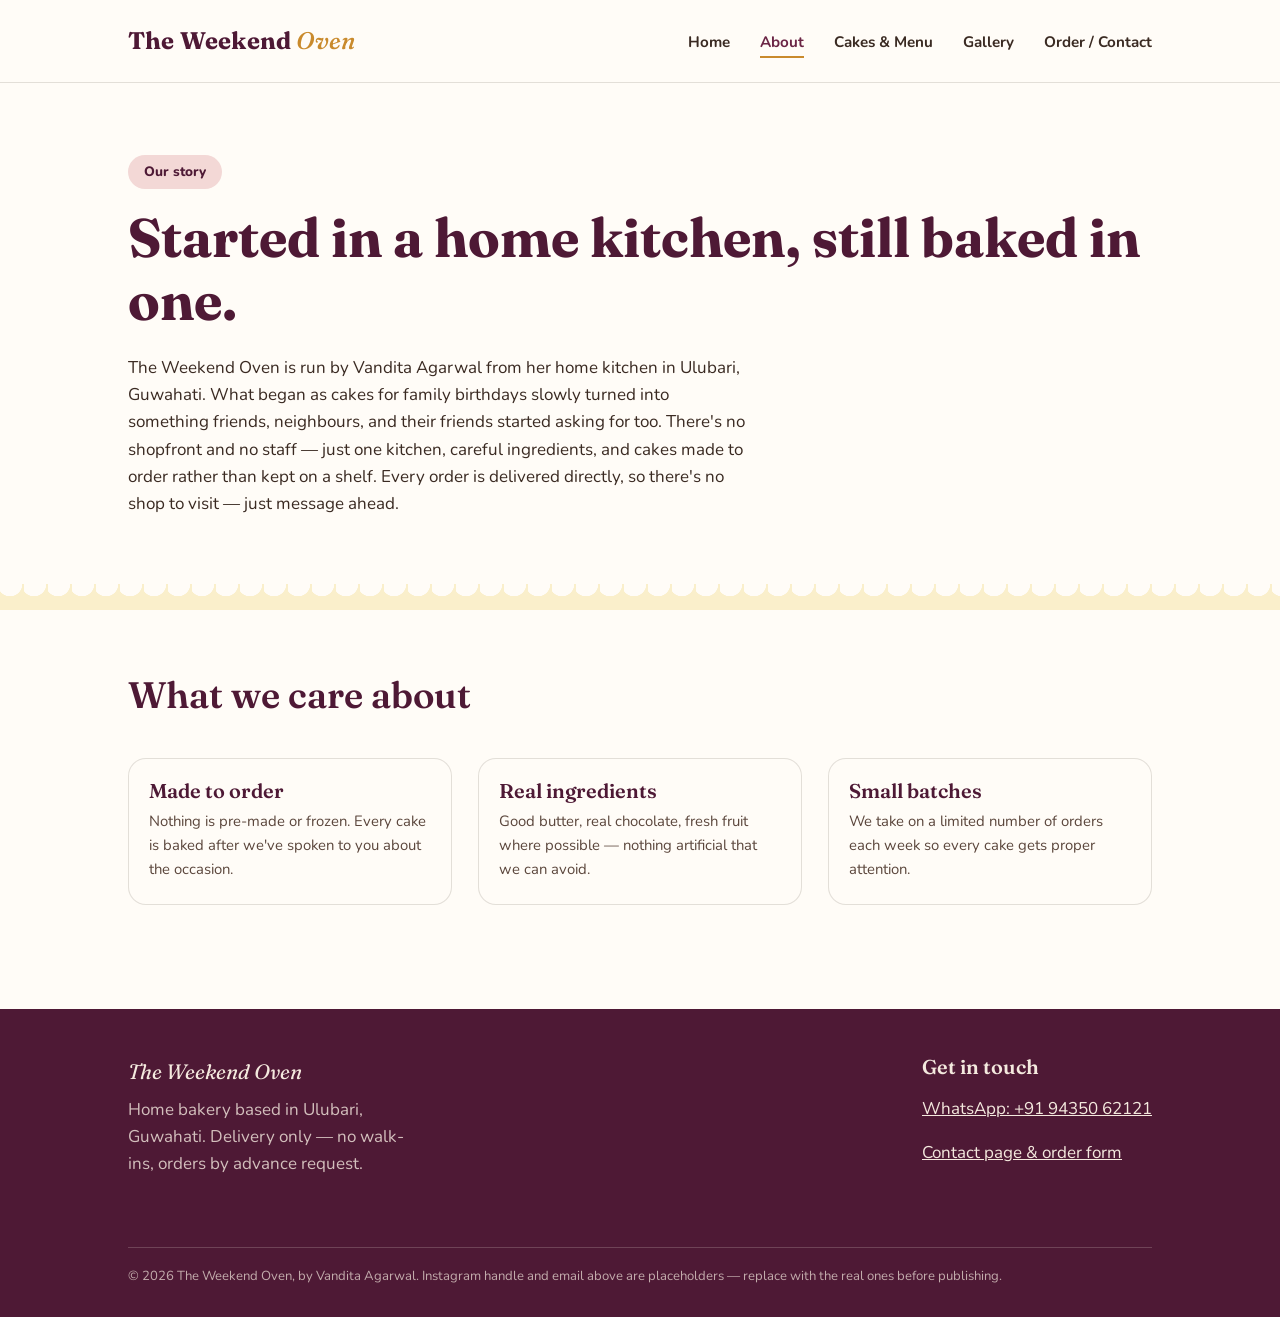
<file: about.html>
<!DOCTYPE html>
<html lang="en">
<head>
<meta charset="UTF-8">
<meta name="viewport" content="width=device-width, initial-scale=1.0">
<title>About — The Weekend Oven</title>
<link rel="stylesheet" href="style.css">
</head>
<body>

<header class="site-header">
  <div class="wrap">
    <a href="index.html" class="brand">The Weekend <span>Oven</span></a>
    <button class="nav-toggle" aria-label="Toggle menu" aria-expanded="false">&#9776;</button>
    <nav class="main-nav">
      <ul>
        <li><a href="index.html">Home</a></li>
        <li><a href="about.html" class="active">About</a></li>
        <li><a href="menu.html">Cakes &amp; Menu</a></li>
        <li><a href="gallery.html">Gallery</a></li>
        <li><a href="contact.html">Order / Contact</a></li>
      </ul>
    </nav>
  </div>
</header>

<section class="hero" style="padding-bottom:50px;">
  <div class="wrap" style="grid-template-columns:1fr;">
    <div>
      <span class="hero-tag">Our story</span>
      <h1>Started in a home kitchen, still baked in one.</h1>
      <p>The Weekend Oven is run by Vandita Agarwal from her home kitchen in Ulubari, Guwahati. What began as cakes for family birthdays slowly turned into something friends, neighbours, and their friends started asking for too. There's no shopfront and no staff — just one kitchen, careful ingredients, and cakes made to order rather than kept on a shelf. Every order is delivered directly, so there's no shop to visit — just message ahead.</p>
    </div>
  </div>
</section>

<div class="scallop-divider"></div>

<section class="block">
  <div class="wrap">
    <div class="section-head">
      <h2>What we care about</h2>
    </div>
    <div class="card-grid">
      <div class="food-card">
        <div class="info" style="padding-top:20px;">
          <h3>Made to order</h3>
          <p>Nothing is pre-made or frozen. Every cake is baked after we've spoken to you about the occasion.</p>
        </div>
      </div>
      <div class="food-card">
        <div class="info" style="padding-top:20px;">
          <h3>Real ingredients</h3>
          <p>Good butter, real chocolate, fresh fruit where possible — nothing artificial that we can avoid.</p>
        </div>
      </div>
      <div class="food-card">
        <div class="info" style="padding-top:20px;">
          <h3>Small batches</h3>
          <p>We take on a limited number of orders each week so every cake gets proper attention.</p>
        </div>
      </div>
    </div>
  </div>
</section>

<footer class="site-footer">
  <div class="wrap">
    <div>
      <div class="foot-brand">The Weekend Oven</div>
      <p style="max-width:280px; margin-top:8px; color:rgba(244,233,222,0.8);">Home bakery based in Ulubari, Guwahati. Delivery only — no walk-ins, orders by advance request.</p>
    </div>
    <div>
      <h3 style="color:#f4e9de;">Get in touch</h3>
      <p><a href="https://wa.me/919435062121">WhatsApp: +91 94350 62121</a></p>
      <p><a href="contact.html">Contact page &amp; order form</a></p>
    </div>
    <div class="fine">&copy; 2026 The Weekend Oven, by Vandita Agarwal. Instagram handle and email above are placeholders — replace with the real ones before publishing.</div>
  </div>
</footer>

<script src="script.js"></script>
</body>
</html>
</file>
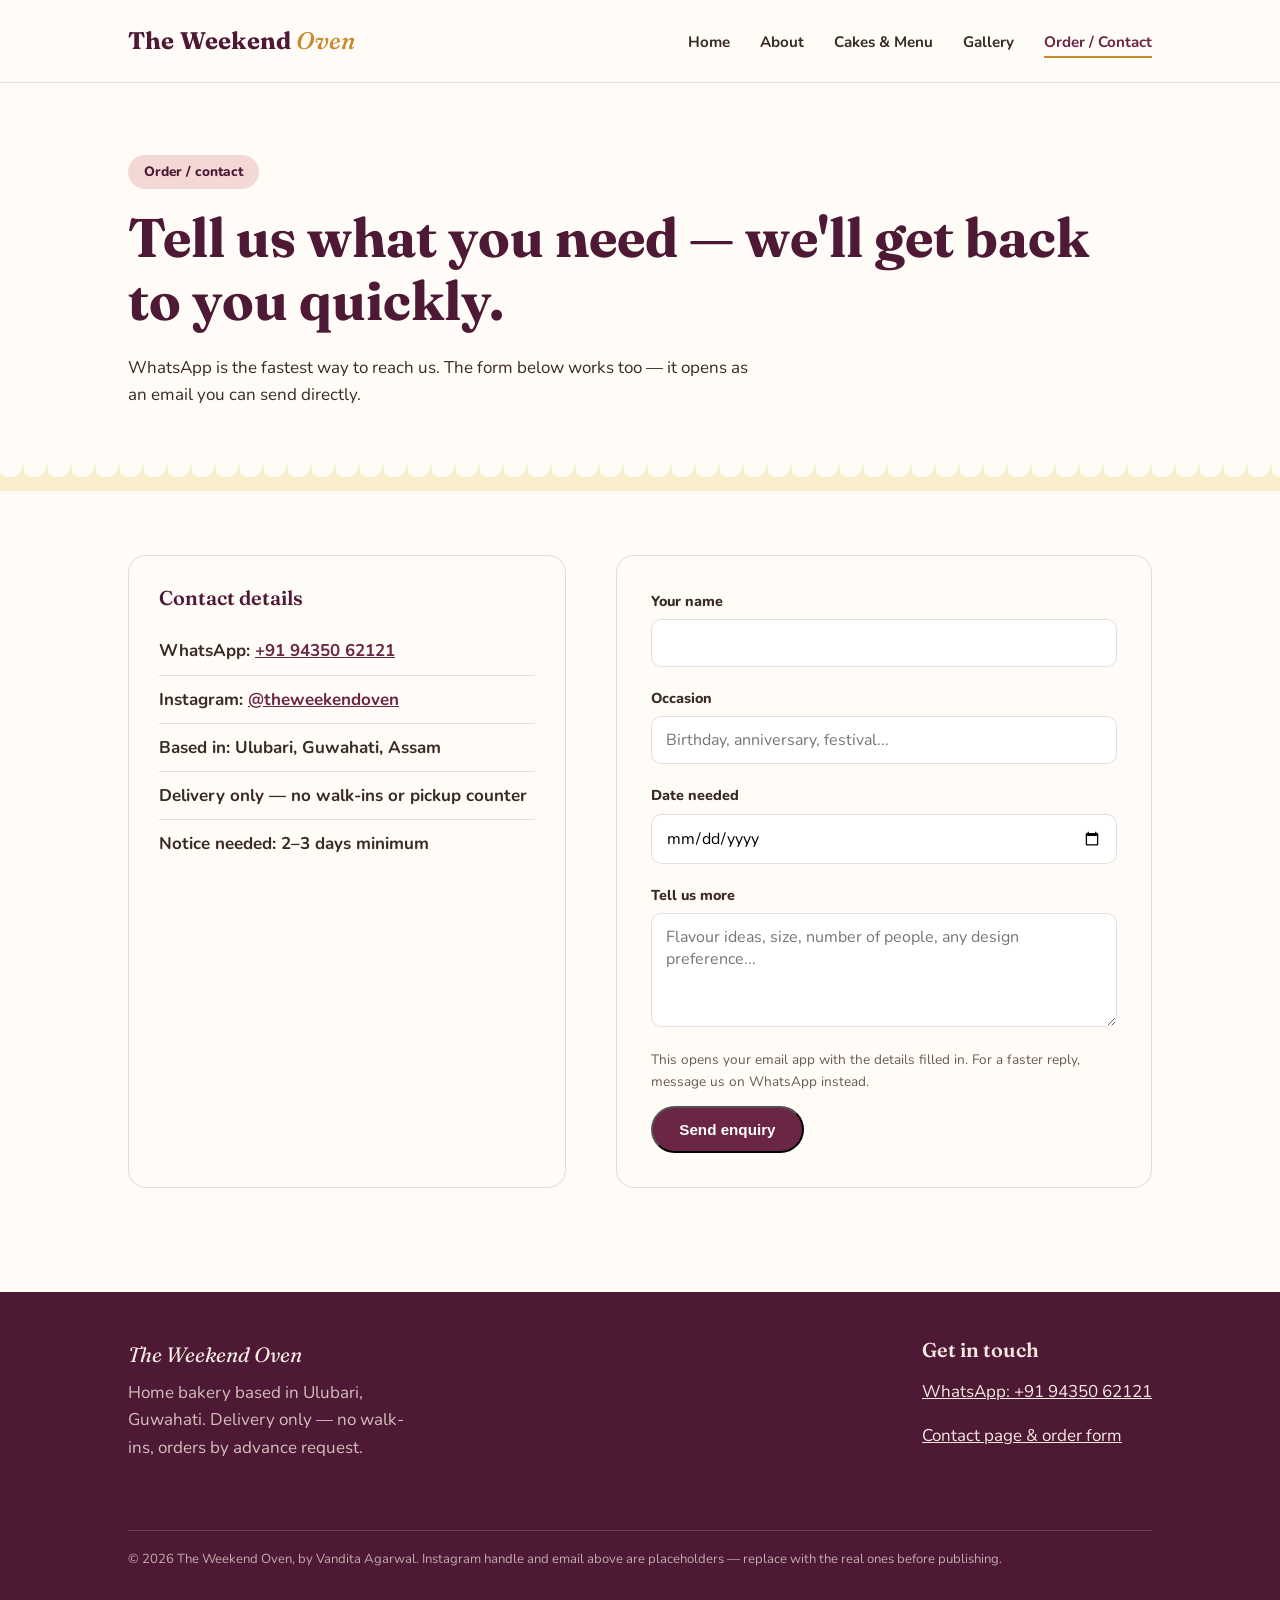
<file: contact.html>
<!DOCTYPE html>
<html lang="en">
<head>
<meta charset="UTF-8">
<meta name="viewport" content="width=device-width, initial-scale=1.0">
<title>Order / Contact — The Weekend Oven</title>
<link rel="stylesheet" href="style.css">
</head>
<body>

<header class="site-header">
  <div class="wrap">
    <a href="index.html" class="brand">The Weekend <span>Oven</span></a>
    <button class="nav-toggle" aria-label="Toggle menu" aria-expanded="false">&#9776;</button>
    <nav class="main-nav">
      <ul>
        <li><a href="index.html">Home</a></li>
        <li><a href="about.html">About</a></li>
        <li><a href="menu.html">Cakes &amp; Menu</a></li>
        <li><a href="gallery.html">Gallery</a></li>
        <li><a href="contact.html" class="active">Order / Contact</a></li>
      </ul>
    </nav>
  </div>
</header>

<section class="hero" style="padding-bottom:40px;">
  <div class="wrap" style="grid-template-columns:1fr;">
    <div>
      <span class="hero-tag">Order / contact</span>
      <h1>Tell us what you need — we'll get back to you quickly.</h1>
      <p>WhatsApp is the fastest way to reach us. The form below works too — it opens as an email you can send directly.</p>
    </div>
  </div>
</section>

<div class="scallop-divider"></div>

<section class="block">
  <div class="wrap contact-layout">
    <div class="contact-card">
      <h3>Contact details</h3>
      <ul>
        <li>WhatsApp: <a href="https://wa.me/919435062121">+91 94350 62121</a></li>
        <li>Instagram: <a href="#">@theweekendoven</a></li>
        <li>Based in: Ulubari, Guwahati, Assam</li>
        <li>Delivery only — no walk-ins or pickup counter</li>
        <li>Notice needed: 2–3 days minimum</li>
      </ul>
    </div>

    <form class="enquiry" action="mailto:hello@example.com" method="post" enctype="text/plain">
      <div class="field">
        <label for="name">Your name</label>
        <input type="text" id="name" name="name" required>
      </div>
      <div class="field">
        <label for="occasion">Occasion</label>
        <input type="text" id="occasion" name="occasion" placeholder="Birthday, anniversary, festival...">
      </div>
      <div class="field">
        <label for="date">Date needed</label>
        <input type="date" id="date" name="date">
      </div>
      <div class="field">
        <label for="message">Tell us more</label>
        <textarea id="message" name="message" rows="4" placeholder="Flavour ideas, size, number of people, any design preference..."></textarea>
      </div>
      <p class="form-note">This opens your email app with the details filled in. For a faster reply, message us on WhatsApp instead.</p>
      <button type="submit" class="btn btn-primary">Send enquiry</button>
    </form>
  </div>
</section>

<footer class="site-footer">
  <div class="wrap">
    <div>
      <div class="foot-brand">The Weekend Oven</div>
      <p style="max-width:280px; margin-top:8px; color:rgba(244,233,222,0.8);">Home bakery based in Ulubari, Guwahati. Delivery only — no walk-ins, orders by advance request.</p>
    </div>
    <div>
      <h3 style="color:#f4e9de;">Get in touch</h3>
      <p><a href="https://wa.me/919435062121">WhatsApp: +91 94350 62121</a></p>
      <p><a href="contact.html">Contact page &amp; order form</a></p>
    </div>
    <div class="fine">&copy; 2026 The Weekend Oven, by Vandita Agarwal. Instagram handle and email above are placeholders — replace with the real ones before publishing.</div>
  </div>
</footer>

<script src="script.js"></script>
</body>
</html>
</file>
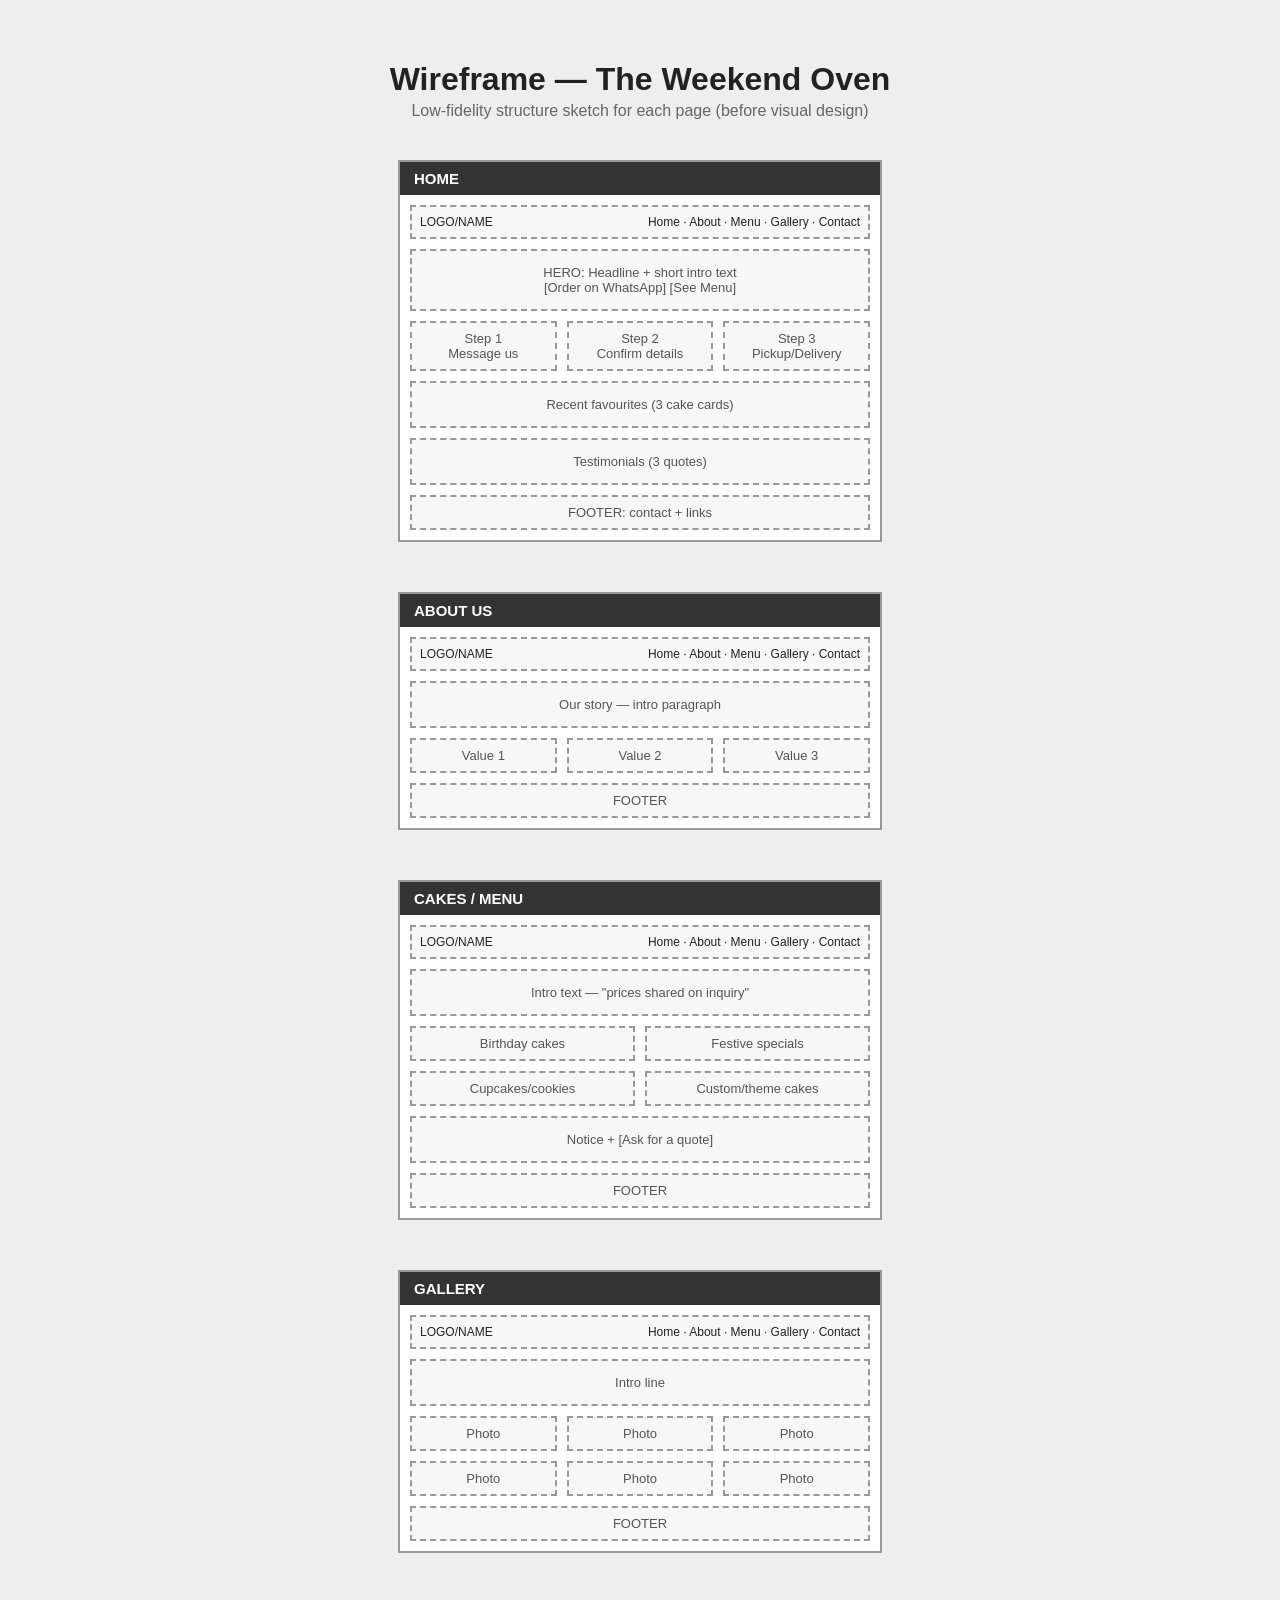
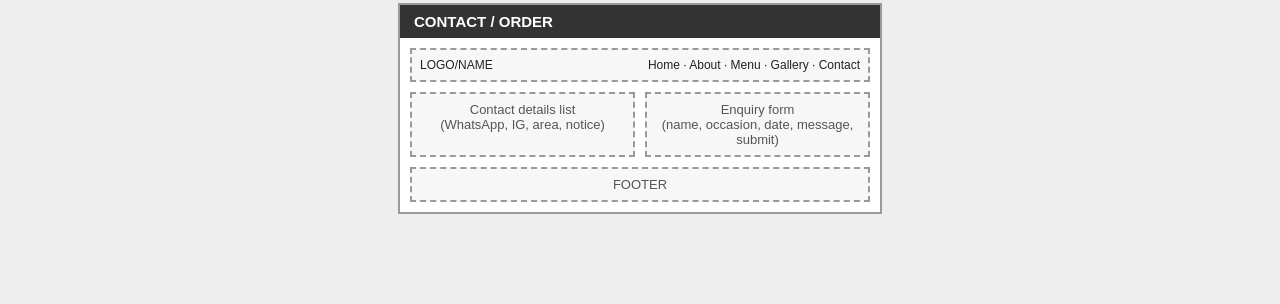
<file: wireframe.html>
<!DOCTYPE html>
<html lang="en">
<head>
<meta charset="UTF-8">
<meta name="viewport" content="width=device-width, initial-scale=1.0">
<title>Wireframe — The Weekend Oven</title>
<style>
  body { font-family: Arial, sans-serif; background:#eee; margin:0; padding:40px 20px; color:#222; }
  h1 { text-align:center; margin-bottom:4px; }
  p.sub { text-align:center; color:#666; margin-top:0; margin-bottom:40px; }
  .page { max-width:480px; margin:0 auto 50px; background:#fff; border:2px solid #999; }
  .page h2 { background:#333; color:#fff; margin:0; padding:8px 14px; font-size:15px; }
  .box { border:2px dashed #999; margin:10px; padding:14px; text-align:center; color:#555; font-size:13px; background:#f7f7f7; }
  .box.small { padding:8px; }
  .row { display:flex; gap:10px; margin:0 10px 10px; }
  .row .box { flex:1; margin:0; }
  .nav { display:flex; gap:8px; margin:10px; padding:8px; border:2px dashed #999; font-size:12px; justify-content:space-between; background:#f7f7f7; }
</style>
</head>
<body>

<h1>Wireframe — The Weekend Oven</h1>
<p class="sub">Low-fidelity structure sketch for each page (before visual design)</p>

<div class="page">
  <h2>HOME</h2>
  <div class="nav"><span>LOGO/NAME</span><span>Home · About · Menu · Gallery · Contact</span></div>
  <div class="box">HERO: Headline + short intro text<br>[Order on WhatsApp] [See Menu]</div>
  <div class="row">
    <div class="box small">Step 1<br>Message us</div>
    <div class="box small">Step 2<br>Confirm details</div>
    <div class="box small">Step 3<br>Pickup/Delivery</div>
  </div>
  <div class="box">Recent favourites (3 cake cards)</div>
  <div class="box">Testimonials (3 quotes)</div>
  <div class="box small">FOOTER: contact + links</div>
</div>

<div class="page">
  <h2>ABOUT US</h2>
  <div class="nav"><span>LOGO/NAME</span><span>Home · About · Menu · Gallery · Contact</span></div>
  <div class="box">Our story — intro paragraph</div>
  <div class="row">
    <div class="box small">Value 1</div>
    <div class="box small">Value 2</div>
    <div class="box small">Value 3</div>
  </div>
  <div class="box small">FOOTER</div>
</div>

<div class="page">
  <h2>CAKES / MENU</h2>
  <div class="nav"><span>LOGO/NAME</span><span>Home · About · Menu · Gallery · Contact</span></div>
  <div class="box">Intro text — "prices shared on inquiry"</div>
  <div class="row">
    <div class="box small">Birthday cakes</div>
    <div class="box small">Festive specials</div>
  </div>
  <div class="row">
    <div class="box small">Cupcakes/cookies</div>
    <div class="box small">Custom/theme cakes</div>
  </div>
  <div class="box">Notice + [Ask for a quote]</div>
  <div class="box small">FOOTER</div>
</div>

<div class="page">
  <h2>GALLERY</h2>
  <div class="nav"><span>LOGO/NAME</span><span>Home · About · Menu · Gallery · Contact</span></div>
  <div class="box">Intro line</div>
  <div class="row"><div class="box small">Photo</div><div class="box small">Photo</div><div class="box small">Photo</div></div>
  <div class="row"><div class="box small">Photo</div><div class="box small">Photo</div><div class="box small">Photo</div></div>
  <div class="box small">FOOTER</div>
</div>

<div class="page">
  <h2>CONTACT / ORDER</h2>
  <div class="nav"><span>LOGO/NAME</span><span>Home · About · Menu · Gallery · Contact</span></div>
  <div class="row">
    <div class="box small">Contact details list<br>(WhatsApp, IG, area, notice)</div>
    <div class="box small">Enquiry form<br>(name, occasion, date, message, submit)</div>
  </div>
  <div class="box small">FOOTER</div>
</div>

</body>
</html>
</file>
<file: style.css>
/* ===================================================
   The Weekend Oven — stylesheet
   Palette: cream base, deep plum + honey gold accents
   Type: Fraunces (display) + Nunito (body)
   =================================================== */

@import url('https://fonts.googleapis.com/css2?family=Fraunces:ital,opsz,wght@0,9..144,400;0,9..144,600;0,9..144,700;1,9..144,500&family=Nunito:wght@400;600;700;800&display=swap');

:root {
  --cream: #FFFCF7;
  --butter: #F3DFA6;
  --butter-soft: #FAEFCB;
  --plum: #6B2545;
  --plum-dark: #4E1935;
  --gold: #C98A2C;
  --charcoal: #3A2A22;
  --blush: #F3D8D6;
  --line: rgba(58, 42, 34, 0.14);
  --max-width: 1080px;
  --radius-soft: 18px;
}

* { box-sizing: border-box; }

html { scroll-behavior: smooth; }

body {
  margin: 0;
  background: var(--cream);
  color: var(--charcoal);
  font-family: 'Nunito', sans-serif;
  font-size: 17px;
  line-height: 1.6;
}

h1, h2, h3, .display {
  font-family: 'Fraunces', serif;
  color: var(--plum-dark);
  line-height: 1.15;
  margin: 0 0 0.4em 0;
  font-weight: 600;
}

h1 { font-size: clamp(2.1rem, 5vw, 3.4rem); font-weight: 700; }
h2 { font-size: clamp(1.6rem, 3.4vw, 2.3rem); }
h3 { font-size: 1.25rem; }

p { max-width: 62ch; }

a { color: var(--plum); }

.wrap {
  max-width: var(--max-width);
  margin: 0 auto;
  padding: 0 28px;
}

/* ---------- Header / nav ---------- */

header.site-header {
  padding: 22px 0;
  border-bottom: 1px solid var(--line);
  background: var(--cream);
  position: sticky;
  top: 0;
  z-index: 20;
}

.site-header .wrap {
  display: flex;
  align-items: center;
  justify-content: space-between;
}

.brand {
  font-family: 'Fraunces', serif;
  font-weight: 700;
  font-size: 1.5rem;
  color: var(--plum-dark);
  text-decoration: none;
  letter-spacing: 0.2px;
}

.brand span {
  color: var(--gold);
  font-style: italic;
  font-weight: 500;
}

nav.main-nav ul {
  display: flex;
  gap: 30px;
  list-style: none;
  margin: 0;
  padding: 0;
}

nav.main-nav a {
  text-decoration: none;
  color: var(--charcoal);
  font-weight: 700;
  font-size: 0.95rem;
  padding-bottom: 4px;
  border-bottom: 2px solid transparent;
  transition: border-color 0.2s ease, color 0.2s ease;
}

nav.main-nav a:hover,
nav.main-nav a.active {
  color: var(--plum);
  border-bottom-color: var(--gold);
}

.nav-toggle {
  display: none;
  background: none;
  border: none;
  font-size: 1.6rem;
  color: var(--plum-dark);
  cursor: pointer;
}

/* ---------- Buttons ---------- */

.btn {
  display: inline-block;
  padding: 13px 26px;
  border-radius: 100px;
  text-decoration: none;
  font-weight: 800;
  font-size: 0.95rem;
  transition: transform 0.15s ease, box-shadow 0.15s ease;
}

.btn-primary {
  background: var(--plum);
  color: #fff;
}

.btn-primary:hover { transform: translateY(-2px); box-shadow: 0 8px 20px rgba(107,37,69,0.28); }

.btn-ghost {
  background: transparent;
  color: var(--plum-dark);
  border: 2px solid var(--plum-dark);
}

.btn-ghost:hover { background: var(--plum-dark); color: #fff; }

.btn-row { display: flex; gap: 16px; flex-wrap: wrap; margin-top: 28px; }

/* ---------- Hero ---------- */

.hero {
  padding: 72px 0 90px;
}

.hero .wrap {
  display: grid;
  grid-template-columns: 1.1fr 0.9fr;
  gap: 50px;
  align-items: center;
}

.hero-tag {
  display: inline-block;
  background: var(--blush);
  color: var(--plum-dark);
  padding: 6px 16px;
  border-radius: 100px;
  font-weight: 800;
  font-size: 0.85rem;
  margin-bottom: 18px;
}

.hero-art {
  aspect-ratio: 4/5;
  border-radius: var(--radius-soft) var(--radius-soft) 50% 50% / var(--radius-soft) var(--radius-soft) 20% 20%;
  background: linear-gradient(160deg, var(--butter) 0%, var(--blush) 100%);
  display: flex;
  align-items: center;
  justify-content: center;
  color: var(--plum-dark);
  font-family: 'Fraunces', serif;
  font-style: italic;
  text-align: center;
  padding: 20px;
  font-size: 1.05rem;
  border: 1px solid var(--line);
}

/* ---------- Scalloped divider (pastry-crimp edge) ---------- */

.scallop-divider {
  width: 100%;
  height: 26px;
  background-image: radial-gradient(circle at 10px 0, transparent 12px, var(--butter-soft) 12.5px);
  background-size: 24px 26px;
  background-repeat: repeat-x;
}

.scallop-divider.flip { transform: rotate(180deg); }

/* ---------- Sections ---------- */

section.block {
  padding: 64px 0;
}

section.block.tint {
  background: var(--butter-soft);
}

.section-head {
  max-width: 640px;
  margin-bottom: 42px;
}

.section-head p { color: #5b463c; }

/* Steps (genuine sequence: how ordering works) */

.steps {
  display: grid;
  grid-template-columns: repeat(3, 1fr);
  gap: 28px;
  counter-reset: step;
}

.step {
  background: var(--cream);
  border: 1px solid var(--line);
  border-radius: var(--radius-soft);
  padding: 26px 24px;
}

.step .num {
  font-family: 'Fraunces', serif;
  font-style: italic;
  font-size: 2.2rem;
  color: var(--gold);
  display: block;
  margin-bottom: 8px;
}

/* Featured / menu cards */

.card-grid {
  display: grid;
  grid-template-columns: repeat(auto-fit, minmax(230px, 1fr));
  gap: 26px;
}

.food-card {
  border: 1px solid var(--line);
  border-radius: var(--radius-soft);
  overflow: hidden;
  background: var(--cream);
}

.food-card .swatch {
  aspect-ratio: 4/3;
  display: flex;
  align-items: center;
  justify-content: center;
  color: rgba(58,42,34,0.55);
  font-size: 0.85rem;
  text-align: center;
  padding: 16px;
  font-weight: 700;
}

.food-card .info { padding: 18px 20px 22px; }

.food-card .info p { font-size: 0.93rem; color: #5b463c; margin: 6px 0 0; }

/* Testimonials */

.testimonials {
  display: grid;
  grid-template-columns: repeat(3, 1fr);
  gap: 26px;
}

blockquote.tquote {
  margin: 0;
  padding: 26px 24px;
  background: var(--cream);
  border-left: 4px solid var(--gold);
  border-radius: 0 var(--radius-soft) var(--radius-soft) 0;
}

blockquote.tquote p {
  font-family: 'Fraunces', serif;
  font-style: italic;
  font-size: 1.05rem;
  margin: 0 0 12px;
}

blockquote.tquote cite {
  font-style: normal;
  font-weight: 800;
  font-size: 0.85rem;
  color: var(--plum);
}

/* Gallery */

.gallery-grid {
  display: grid;
  grid-template-columns: repeat(3, 1fr);
  gap: 18px;
}

.gallery-grid .swatch {
  aspect-ratio: 1/1;
  border-radius: var(--radius-soft);
}

.gallery-grid .tall { aspect-ratio: 1/1.4; }

/* Contact / form */

.contact-layout {
  display: grid;
  grid-template-columns: 0.9fr 1.1fr;
  gap: 50px;
}

.contact-card {
  background: var(--cream);
  border: 1px solid var(--line);
  border-radius: var(--radius-soft);
  padding: 30px;
}

.contact-card ul {
  list-style: none;
  padding: 0;
  margin: 18px 0 0;
}

.contact-card li {
  padding: 10px 0;
  border-top: 1px solid var(--line);
  font-weight: 700;
}

.contact-card li:first-child { border-top: none; }

form.enquiry {
  background: var(--cream);
  border: 1px solid var(--line);
  border-radius: var(--radius-soft);
  padding: 34px;
}

.field { margin-bottom: 20px; }

.field label {
  display: block;
  font-weight: 800;
  margin-bottom: 6px;
  font-size: 0.9rem;
}

.field input,
.field select,
.field textarea {
  width: 100%;
  padding: 12px 14px;
  border-radius: 10px;
  border: 1.5px solid var(--line);
  font-family: 'Nunito', sans-serif;
  font-size: 1rem;
  background: #fff;
}

.field input:focus,
.field select:focus,
.field textarea:focus {
  outline: 3px solid var(--blush);
  border-color: var(--plum);
}

.form-note {
  font-size: 0.85rem;
  color: #6c584c;
  margin-top: -6px;
}

/* Footer */

footer.site-footer {
  background: var(--plum-dark);
  color: #f4e9de;
  padding: 46px 0 30px;
  margin-top: 40px;
}

footer.site-footer .wrap {
  display: flex;
  justify-content: space-between;
  flex-wrap: wrap;
  gap: 26px;
}

footer.site-footer a { color: #f4e9de; }

footer .foot-brand {
  font-family: 'Fraunces', serif;
  font-style: italic;
  font-size: 1.3rem;
}

footer .fine {
  width: 100%;
  border-top: 1px solid rgba(244,233,222,0.2);
  margin-top: 26px;
  padding-top: 18px;
  font-size: 0.82rem;
  color: rgba(244,233,222,0.7);
}

/* ---------- Responsive ---------- */

@media (max-width: 800px) {
  .hero .wrap { grid-template-columns: 1fr; }
  .hero-art { order: -1; max-width: 320px; margin: 0 auto; }
  .steps, .testimonials, .gallery-grid { grid-template-columns: 1fr 1fr; }
  .contact-layout { grid-template-columns: 1fr; }

  nav.main-nav {
    position: absolute;
    top: 100%;
    left: 0;
    right: 0;
    background: var(--cream);
    border-bottom: 1px solid var(--line);
    display: none;
  }
  nav.main-nav.open { display: block; }
  nav.main-nav ul {
    flex-direction: column;
    gap: 0;
    padding: 10px 28px 20px;
  }
  nav.main-nav li { padding: 10px 0; border-top: 1px solid var(--line); }
  nav.main-nav li:first-child { border-top: none; }
  .nav-toggle { display: block; }
}

@media (max-width: 560px) {
  .steps, .testimonials, .gallery-grid { grid-template-columns: 1fr; }
}

@media (prefers-reduced-motion: reduce) {
  html { scroll-behavior: auto; }
  .btn-primary:hover { transform: none; }
}
</file>
